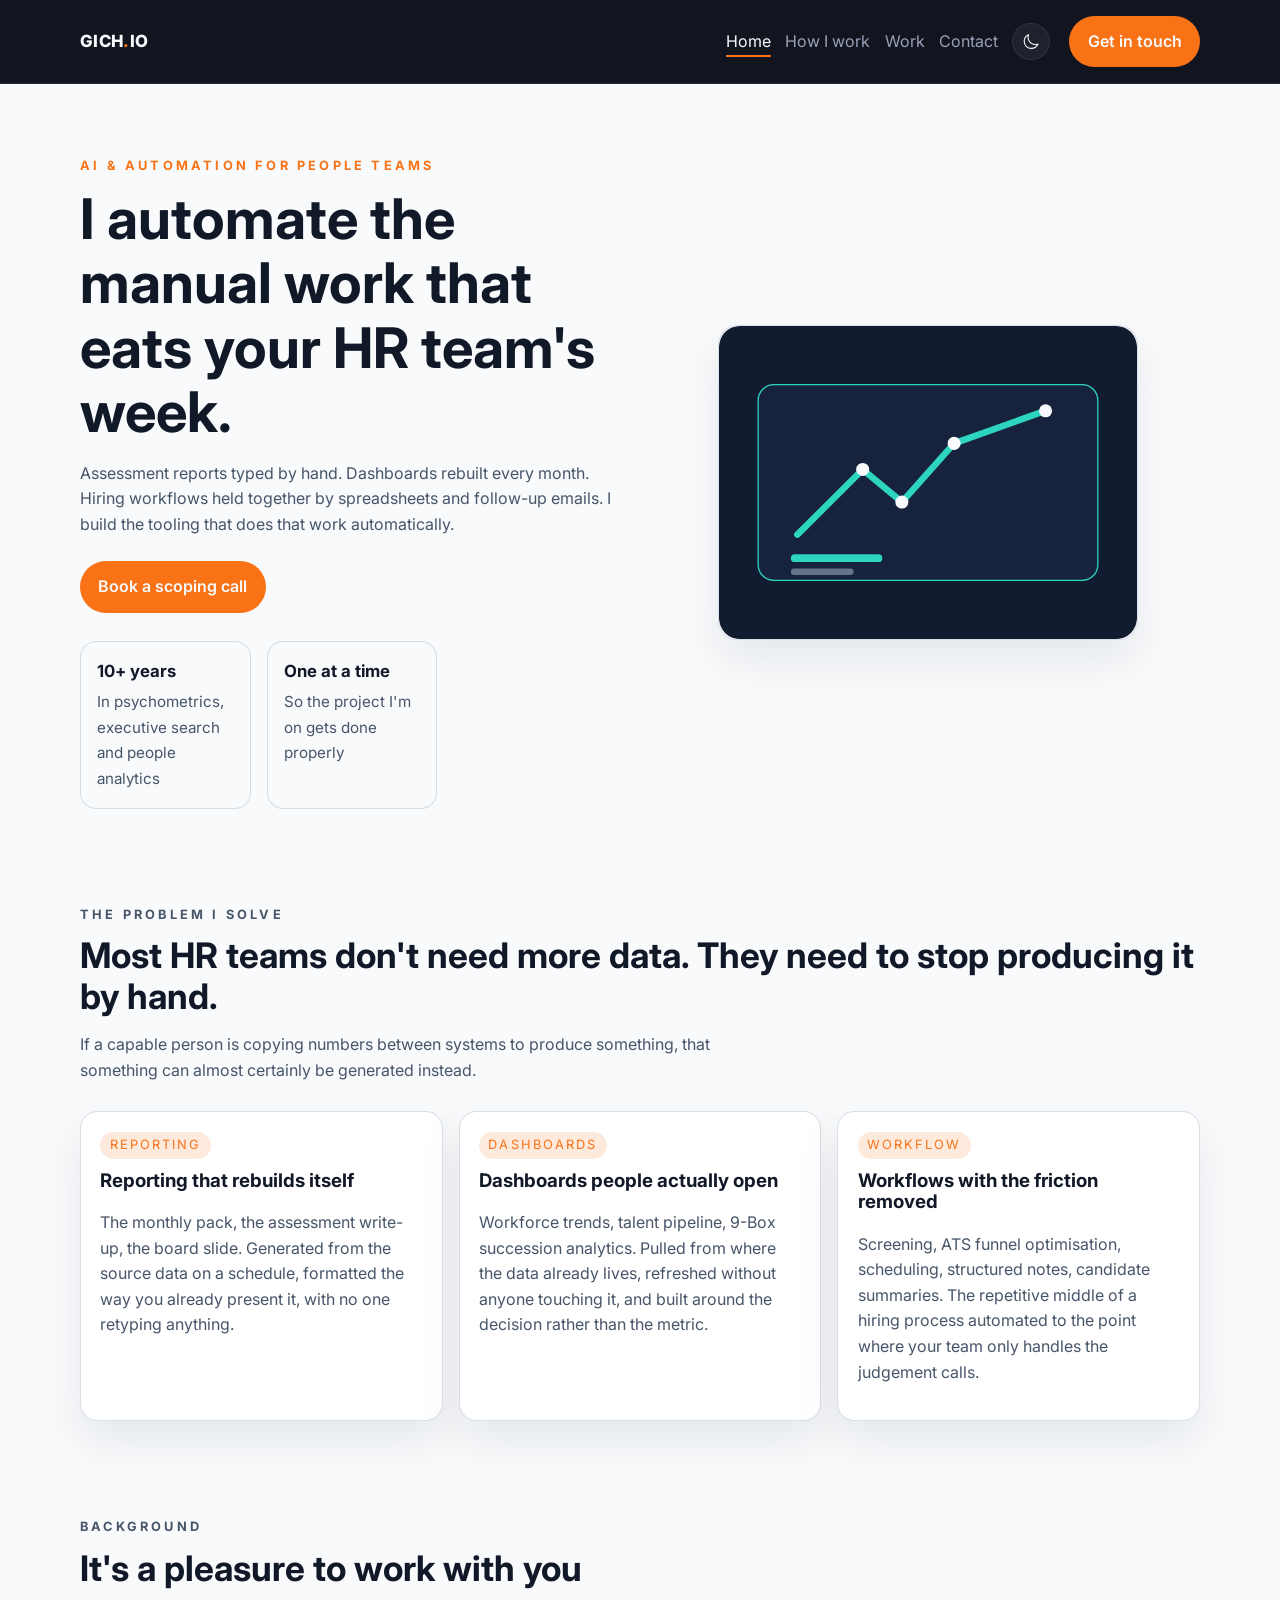
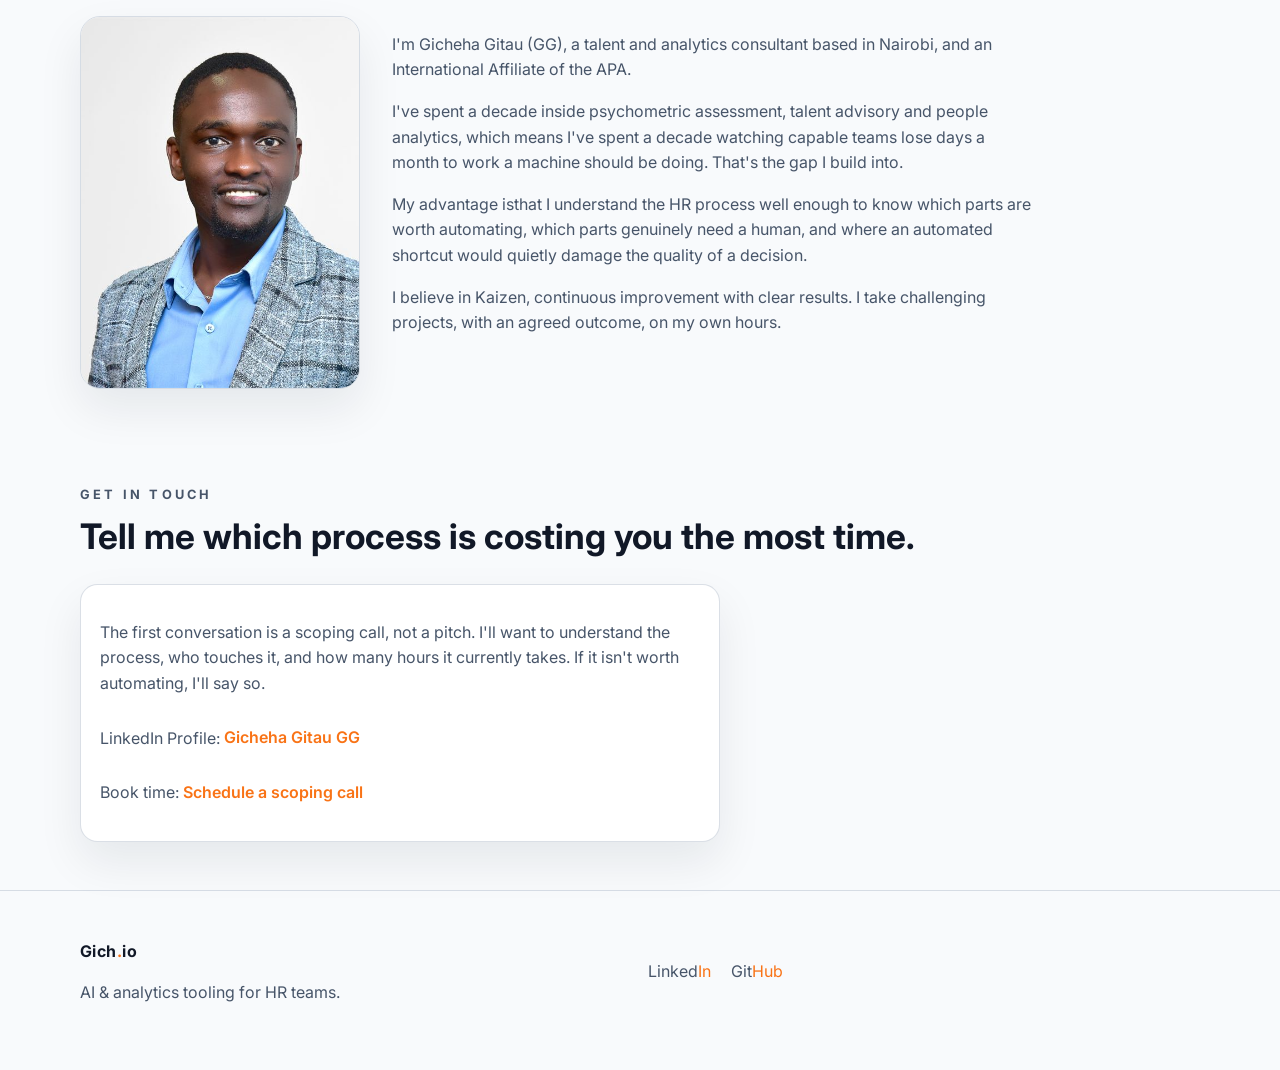
<file: index.html>
<!DOCTYPE html>
<html lang="en-GB">
<head>
<meta charset="UTF-8" />
<meta name="viewport" content="width=device-width, initial-scale=1.0" />
<!-- Deliberately not indexed. Credibility page sent to people, not a shopfront to be found. -->
<meta name="robots" content="noindex, nofollow" />
<title>Gich Gitau — AI &amp; analytics tooling for HR</title>
<meta name="description" content="I build AI and analytics tooling that automates HR's manual work — assessment reporting, dashboards, and hiring workflows." />
<link rel="stylesheet" href="css/style.css" />
<script src="js/main.js"></script>
</head>
<body>
<a class="skip-link" href="#main">Skip to content</a>

<header class="site-header">
  <div class="container nav-bar">
    <a class="brand" href="index.html"><span class="brand-primary">Gich</span><span class="brand-accent">.</span><span class="brand-primary">io</span></a>
    <nav aria-label="Primary">
      <ul class="nav-list">
        <li><a href="index.html" aria-current="page">Home</a></li>
        <li><a href="services.html">How I work</a></li>
        <li><a href="portfolio.html">Work</a></li>
        <li><a href="#contact">Contact</a></li>
        <li>
          <button class="theme-toggle" id="themeToggle" type="button" aria-label="Toggle dark mode">
            <svg class="icon-sun" xmlns="http://www.w3.org/2000/svg" fill="none" viewBox="0 0 24 24" stroke-width="1.5" stroke="currentColor"><path stroke-linecap="round" stroke-linejoin="round" d="M12 3v2.25M12 18.75V21m8.25-9H18.75M5.25 12H3m15.364-6.364-1.591 1.591M6.227 17.773l-1.59 1.59M18.364 18.364l-1.591-1.591M6.227 6.227 4.636 4.636M12 8.25a3.75 3.75 0 1 0 0 7.5 3.75 3.75 0 0 0 0-7.5z"/></svg>
            <svg class="icon-moon" xmlns="http://www.w3.org/2000/svg" fill="none" viewBox="0 0 24 24" stroke-width="1.5" stroke="currentColor"><path stroke-linecap="round" stroke-linejoin="round" d="M21.752 15.002A9.72 9.72 0 0 1 18 15.75c-5.385 0-9.75-4.365-9.75-9.75 0-1.33.266-2.597.748-3.752A9.753 9.753 0 0 0 3 11.25C3 16.635 7.365 21 12.75 21a9.753 9.753 0 0 0 9.002-5.998z"/></svg>
          </button>
        </li>
        <li class="nav-cta"><a class="button primary" href="#contact">Get in touch</a></li>
      </ul>
    </nav>
  </div>
</header>

<main id="main">

  <section class="hero">
    <div class="container hero-grid">
      <div>
        <p class="eyebrow">AI &amp; automation for people teams</p>
        <h1>I automate the manual work that eats your HR team's week.</h1>
        <p class="hero-copy">
          Assessment reports typed by hand. Dashboards rebuilt every month. Hiring workflows held
          together by spreadsheets and follow-up emails. I build the tooling that does that work
          automatically.
        </p>
        <div class="hero-actions">
          <a class="button primary" href="#contact">Book a scoping call</a>
        </div>
        <ul class="stats">
          <li><strong>10+ years</strong><span>In psychometrics, executive search and people analytics</span></li>
          <li><strong>One at a time</strong><span>So the project I'm on gets done properly</span></li>
        </ul>
      </div>
      <div class="hero-art">
        <img src="assets/hero-illustration.svg" alt="" />
      </div>
    </div>
  </section>

  <section class="section" id="problem">
    <div class="container">
      <div class="section-heading">
        <p class="eyebrow">The problem I solve</p>
        <h2>Most HR teams don't need more data. They need to stop producing it by hand.</h2>
        <p>
          If a capable person is copying numbers between systems to produce something, that
          something can almost certainly be generated instead.
        </p>
      </div>
      <div class="card-grid">
        <article class="card">
          <span class="pill">Reporting</span>
          <h3>Reporting that rebuilds itself</h3>
          <p>
            The monthly pack, the assessment write-up, the board slide. Generated from the source
            data on a schedule, formatted the way you already present it, with no one retyping
            anything.
          </p>
        </article>
        <article class="card">
          <span class="pill">Dashboards</span>
          <h3>Dashboards people actually open</h3>
          <p>
            Workforce trends, talent pipeline, 9-Box succession analytics. Pulled from where the data already
            lives, refreshed without anyone touching it, and built around the decision rather than
            the metric.
          </p>
        </article>
        <article class="card">
          <span class="pill">Workflow</span>
          <h3>Workflows with the friction removed</h3>
          <p>
            Screening, ATS funnel optimisation, scheduling, structured notes, candidate summaries. The repetitive middle of
            a hiring process automated to the point where your team only handles the judgement
            calls.
          </p>
        </article>
      </div>
    </div>
  </section>

  <section class="section" id="about">
    <div class="container">
      <div class="section-heading">
        <p class="eyebrow">Background</p>
        <h2>It's a pleasure to work with you</h2>
      </div>
      <div class="about-grid">
        <div class="about-photo">
          <img src="assets/gich-gitau.jpg" alt="Portrait of Gicheha Gitau" />
        </div>
        <div>
          <p class="hero-copy">
            I'm Gicheha Gitau (GG), a talent and analytics consultant based in Nairobi, and an
            International Affiliate of the APA.
          </p>
          <p class="hero-copy">
            I've spent a decade inside psychometric assessment, talent advisory and people
            analytics, which means I've spent a decade watching capable teams lose days a month to
            work a machine should be doing. That's the gap I build into.
          </p>
          <p class="hero-copy">
            My advantage isthat I understand the HR process well enough to know which parts are worth automating, which parts genuinely need a human,
            and where an automated shortcut would quietly damage the quality of a decision.
          </p>
          <p class="hero-copy">
            I believe in Kaizen, continuous improvement with clear results. I take challenging projects, with an agreed outcome, on my own hours.
          </p>
        </div>
      </div>
    </div>
  </section>

  <section class="section" id="contact">
    <div class="container">
      <div class="section-heading">
        <p class="eyebrow">Get In touch</p>
        <h2>Tell me which process is costing you the most time.</h2>
      </div>
      <div class="card contact-content">
        <p class="contact-detail">
          The first conversation is a scoping call, not a pitch. I'll want to understand the
          process, who touches it, and how many hours it currently takes. If it isn't worth
          automating, I'll say so.
        </p>
        <p class="contact-detail">
          LinkedIn Profile: <a href="https://www.linkedin.com/in/gichehagitau">Gicheha Gitau GG</a>
        </p>
        <p class="contact-detail">
          Book time: <a href="https://calendar.app.google/Mo9pZjkZ5yw6sfVb6">Schedule a scoping call</a>
        </p>
      </div>
    </div>
  </section>

</main>

<footer class="site-footer">
  <div class="container footer-layout">
    <div>
      <p class="brand">Gich<span class="brand-accent">.</span>io</p>
      <p class="contact-detail">AI &amp; analytics tooling for HR teams.</p>
    </div>
    <div>
      <a class="muted-link" href="https://www.linkedin.com/in/gichehagitau">Linked<span class="brand-accent">In</span></a>
      <a class="muted-link" href="https://github.com/gichgg">Git<span class="brand-accent">Hub</span></a>
      
    </div>
  </div>
</footer>

</body>
</html>
</file>
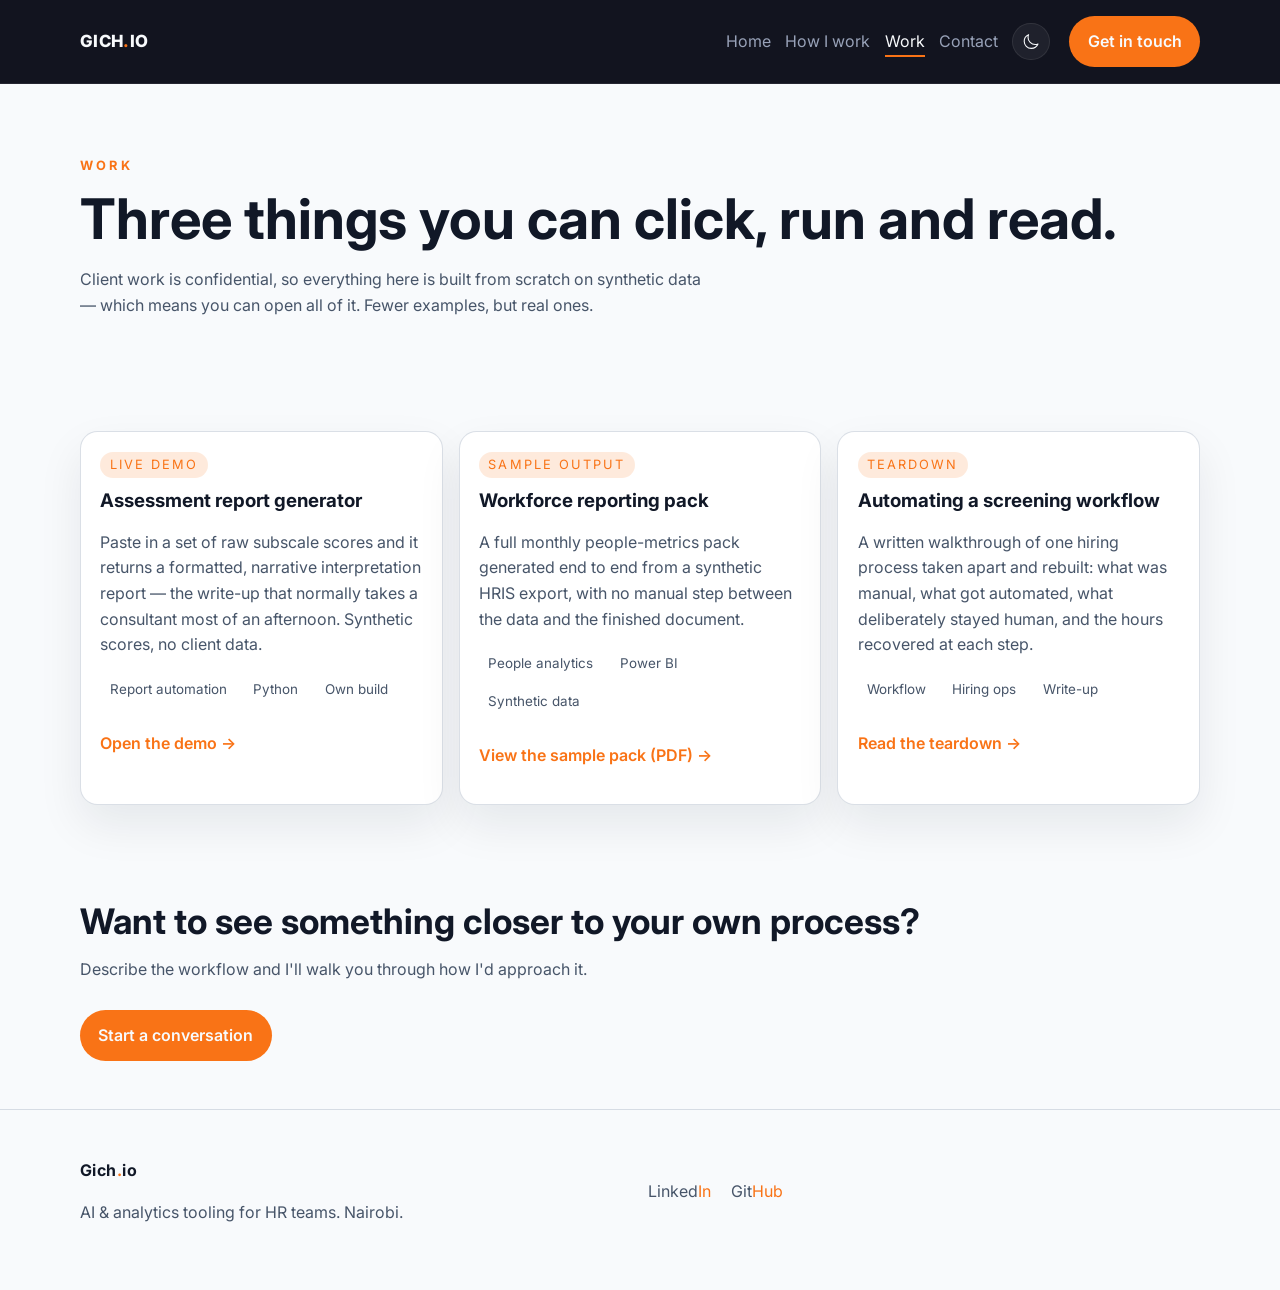
<file: portfolio.html>
<!DOCTYPE html>
<html lang="en-GB">
<head>
<meta charset="UTF-8" />
<meta name="viewport" content="width=device-width, initial-scale=1.0" />
<meta name="robots" content="noindex, nofollow" />
<title>Work | Gich Gitau</title>
<meta name="description" content="Three demonstrations of automated HR reporting, analytics and workflow tooling." />
<link rel="stylesheet" href="css/style.css" />
<script src="js/main.js"></script>
</head>
<body>
<a class="skip-link" href="#main">Skip to content</a>

<!--
  ============================================================================
  READ THIS BEFORE PUBLISHING.

  These three cards are SLOTS, not finished work. Each needs a real, clickable
  artefact built on your own time, with synthetic data and zero CC IP.
  Replace the placeholder href and the italic note with the live URL and the
  real before/after number.

  Do not publish this page until at least ONE slot is genuinely live.
  A page of promises is worse than no page — it was the main credibility
  problem with the previous version.
  ============================================================================
-->

<header class="site-header">
  <div class="container nav-bar">
    <a class="brand" href="index.html"><span class="brand-primary">Gich</span><span class="brand-accent">.</span><span class="brand-primary">io</span></a>
    <nav aria-label="Primary">
      <ul class="nav-list">
        <li><a href="index.html">Home</a></li>
        <li><a href="services.html">How I work</a></li>
        <li><a href="portfolio.html" aria-current="page">Work</a></li>
        <li><a href="index.html#contact">Contact</a></li>
        <li>
          <button class="theme-toggle" id="themeToggle" type="button" aria-label="Toggle dark mode">
            <svg class="icon-sun" xmlns="http://www.w3.org/2000/svg" fill="none" viewBox="0 0 24 24" stroke-width="1.5" stroke="currentColor"><path stroke-linecap="round" stroke-linejoin="round" d="M12 3v2.25M12 18.75V21m8.25-9H18.75M5.25 12H3m15.364-6.364-1.591 1.591M6.227 17.773l-1.59 1.59M18.364 18.364l-1.591-1.591M6.227 6.227 4.636 4.636M12 8.25a3.75 3.75 0 1 0 0 7.5 3.75 3.75 0 0 0 0-7.5z"/></svg>
            <svg class="icon-moon" xmlns="http://www.w3.org/2000/svg" fill="none" viewBox="0 0 24 24" stroke-width="1.5" stroke="currentColor"><path stroke-linecap="round" stroke-linejoin="round" d="M21.752 15.002A9.72 9.72 0 0 1 18 15.75c-5.385 0-9.75-4.365-9.75-9.75 0-1.33.266-2.597.748-3.752A9.753 9.753 0 0 0 3 11.25C3 16.635 7.365 21 12.75 21a9.753 9.753 0 0 0 9.002-5.998z"/></svg>
          </button>
        </li>
        <li class="nav-cta"><a class="button primary" href="index.html#contact">Get in touch</a></li>
      </ul>
    </nav>
  </div>
</header>

<main id="main">

  <section class="hero">
    <div class="container">
      <p class="eyebrow">Work</p>
      <h1>Three things you can click, run and read.</h1>
      <p class="hero-copy">
        Client work is confidential, so everything here is built from scratch on synthetic data —
        which means you can open all of it. Fewer examples, but real ones.
      </p>
    </div>
  </section>

  <section class="section">
    <div class="container">
      <div class="card-grid">

        <!-- SLOT 1 — the clickable demo. Replace href with the live demo URL. -->
        <article class="card">
          <span class="pill">Live demo</span>
          <h3>Assessment report generator</h3>
          <p>
            Paste in a set of raw subscale scores and it returns a formatted, narrative
            interpretation report — the write-up that normally takes a consultant most of an
            afternoon. Synthetic scores, no client data.
          </p>
          <div class="tag-list">
            <span>Report automation</span>
            <span>Python</span>
            <span>Own build</span>
          </div>
          <a href="#">Open the demo →</a>

        </article>

        <!-- SLOT 2 — the anonymised sample output. Replace href with the PDF. -->
        <article class="card">
          <span class="pill">Sample output</span>
          <h3>Workforce reporting pack</h3>
          <p>
            A full monthly people-metrics pack generated end to end from a synthetic HRIS export, with no manual step
            between the data and the finished document.
          </p>
          <div class="tag-list">
            <span>People analytics</span>
            <span>Power BI</span>
            <span>Synthetic data</span>
          </div>
          <a href="#">View the sample pack (PDF) →</a>
          <p class="contact-detail">
    
        </article>

        <!-- SLOT 3 — the written teardown. Replace href with the post. -->
        <article class="card">
          <span class="pill">Teardown</span>
          <h3>Automating a screening workflow</h3>
          <p>
            A written walkthrough of one hiring process taken apart and rebuilt: what was manual,
            what got automated, what deliberately stayed human, and the hours recovered at each
            step.
          </p>
          <div class="tag-list">
            <span>Workflow</span>
            <span>Hiring ops</span>
            <span>Write-up</span>
          </div>
          <a href="#">Read the teardown →</a>
          <p class="contact-detail">

        </article>

      </div>
    </div>
  </section>

  <section class="section">
    <div class="container">
      <div class="section-heading">
        <h2>Want to see something closer to your own process?</h2>
        <p>
          Describe the workflow and I'll walk you through how I'd approach it.
        </p>
      </div>
      <a class="button primary" href="index.html#contact">Start a conversation</a>
    </div>
  </section>

</main>

<footer class="site-footer">
  <div class="container footer-layout">
    <div>
      <p class="brand">Gich<span class="brand-accent">.</span>io</p>
      <p class="contact-detail">AI &amp; analytics tooling for HR teams. Nairobi.</p>
    </div>
    <div>
     <a class="muted-link" href="https://www.linkedin.com/in/gichehagitau">Linked<span class="brand-accent">In</span></a>
      <a class="muted-link" href="https://github.com/gichgg">Git<span class="brand-accent">Hub</span></a>
    </div>
  </div>
</footer>

</body>
</html>
</file>
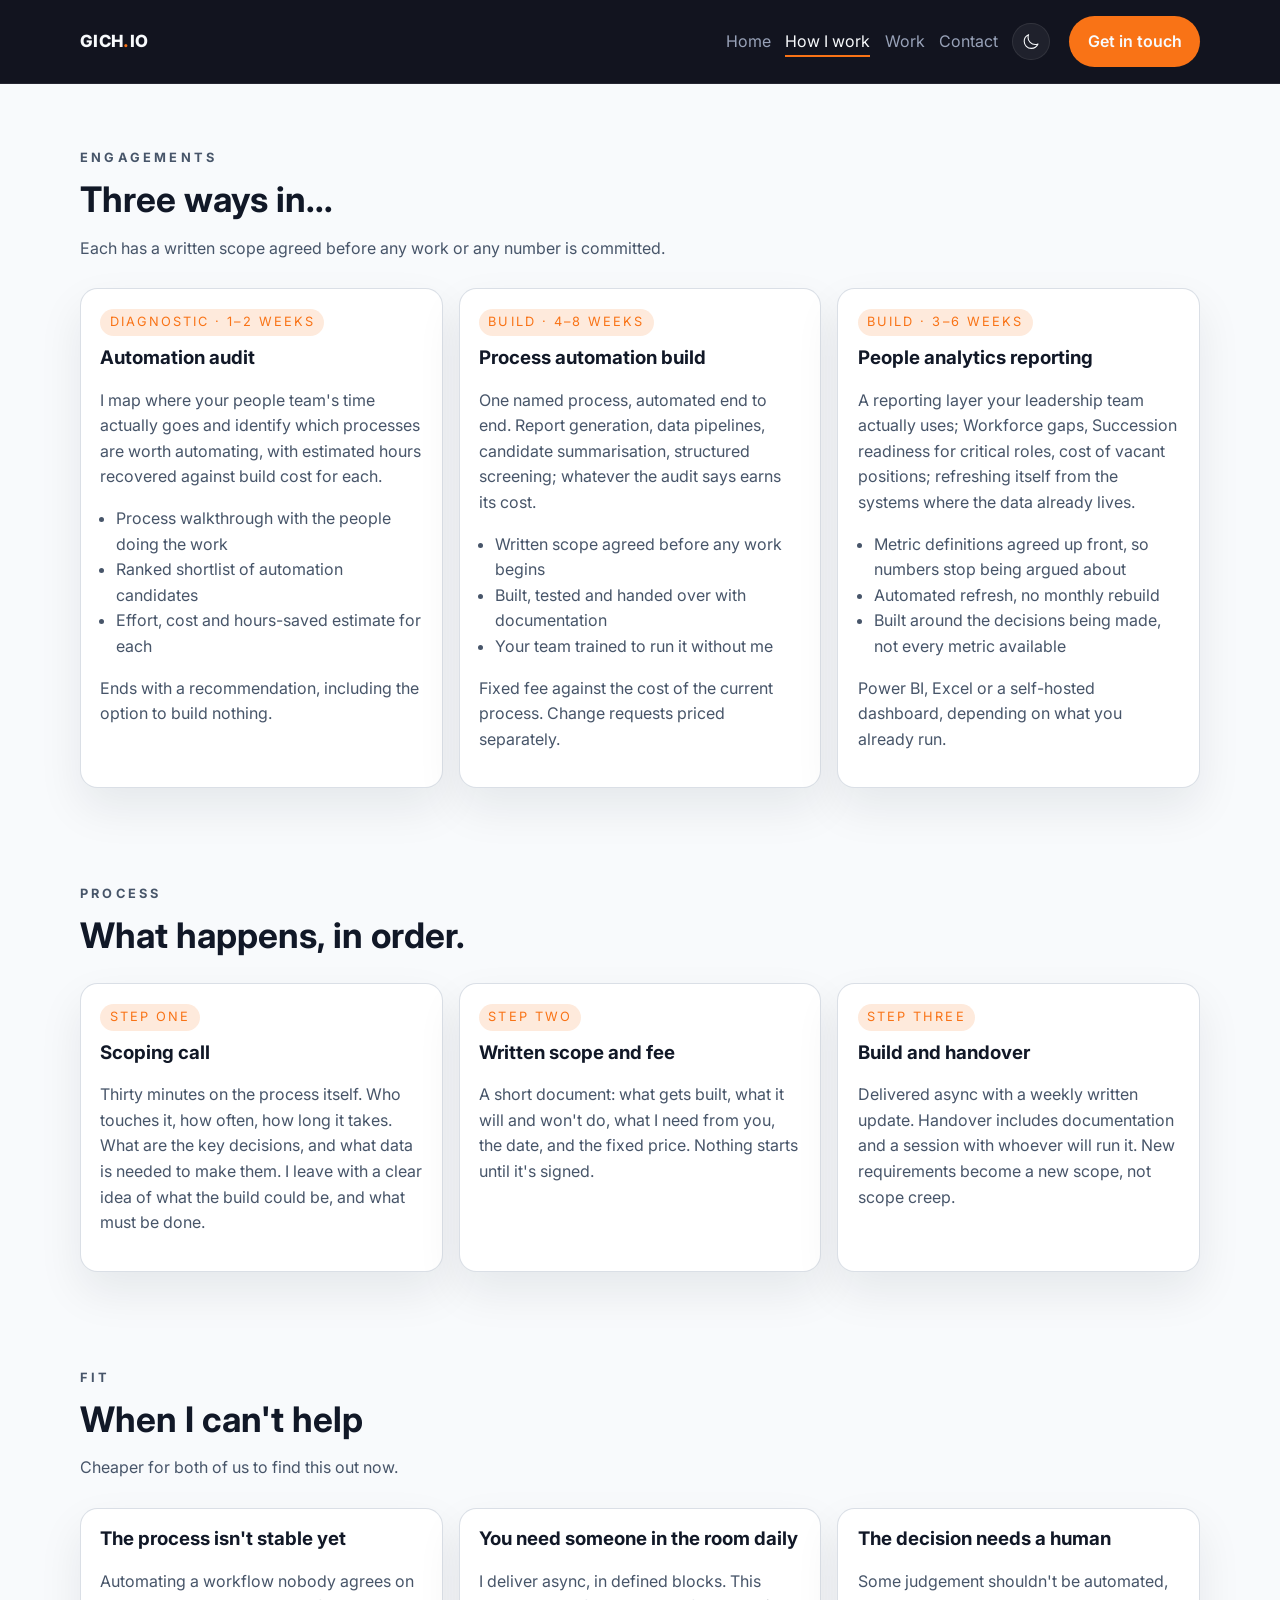
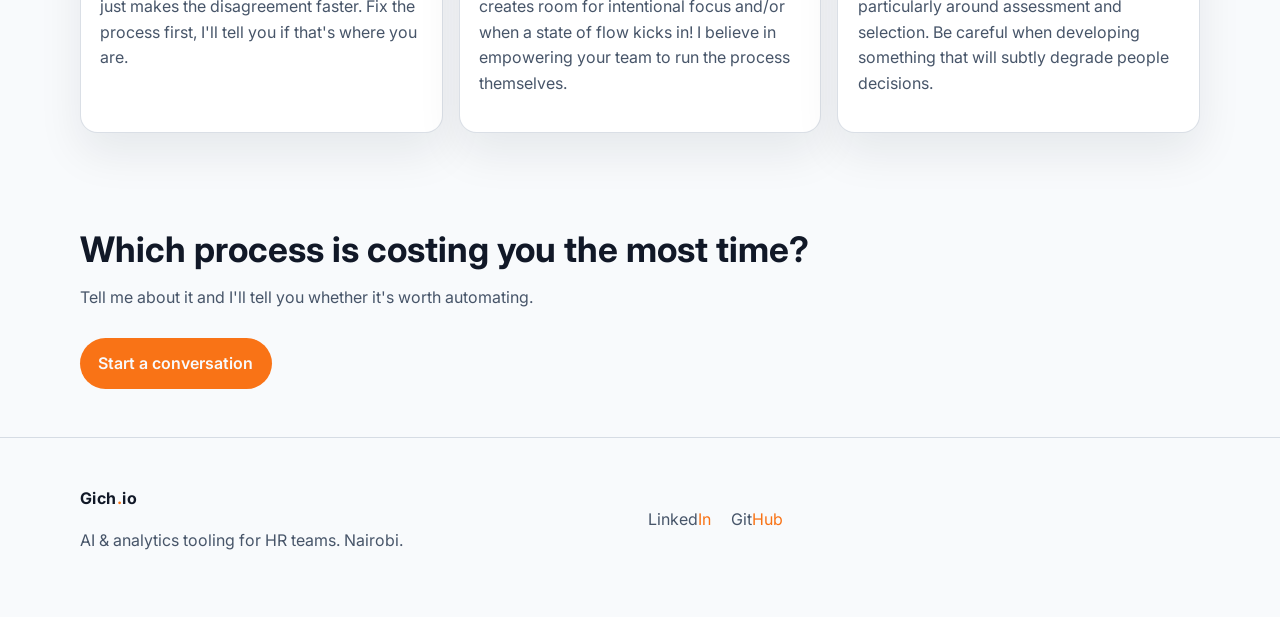
<file: services.html>
<!DOCTYPE html>
<html lang="en-GB">
<head>
<meta charset="UTF-8" />
<meta name="viewport" content="width=device-width, initial-scale=1.0" />
<meta name="robots" content="noindex, nofollow" />
<title>How I work | Gich Gitau</title>
<meta name="description" content="Fixed-fee, fixed-scope automation and analytics projects for HR teams." />
<link rel="stylesheet" href="css/style.css" />
<script src="js/main.js"></script>
</head>
<body>
<a class="skip-link" href="#main">Skip to content</a>

<header class="site-header">
  <div class="container nav-bar">
    <a class="brand" href="index.html"><span class="brand-primary">Gich</span><span class="brand-accent">.</span><span class="brand-primary">io</span></a>
    <nav aria-label="Primary">
      <ul class="nav-list">
        <li><a href="index.html">Home</a></li>
        <li><a href="services.html" aria-current="page">How I work</a></li>
        <li><a href="portfolio.html">Work</a></li>
        <li><a href="index.html#contact">Contact</a></li>
        <li>
          <button class="theme-toggle" id="themeToggle" type="button" aria-label="Toggle dark mode">
            <svg class="icon-sun" xmlns="http://www.w3.org/2000/svg" fill="none" viewBox="0 0 24 24" stroke-width="1.5" stroke="currentColor"><path stroke-linecap="round" stroke-linejoin="round" d="M12 3v2.25M12 18.75V21m8.25-9H18.75M5.25 12H3m15.364-6.364-1.591 1.591M6.227 17.773l-1.59 1.59M18.364 18.364l-1.591-1.591M6.227 6.227 4.636 4.636M12 8.25a3.75 3.75 0 1 0 0 7.5 3.75 3.75 0 0 0 0-7.5z"/></svg>
            <svg class="icon-moon" xmlns="http://www.w3.org/2000/svg" fill="none" viewBox="0 0 24 24" stroke-width="1.5" stroke="currentColor"><path stroke-linecap="round" stroke-linejoin="round" d="M21.752 15.002A9.72 9.72 0 0 1 18 15.75c-5.385 0-9.75-4.365-9.75-9.75 0-1.33.266-2.597.748-3.752A9.753 9.753 0 0 0 3 11.25C3 16.635 7.365 21 12.75 21a9.753 9.753 0 0 0 9.002-5.998z"/></svg>
          </button>
        </li>
        <li class="nav-cta"><a class="button primary" href="index.html#contact">Get in touch</a></li>
      </ul>
    </nav>
  </div>
</header>

<main id="main">

  <section class="section" style="padding-top: 4rem;">
    <div class="container">
      <div class="section-heading">
        <p class="eyebrow">Engagements</p>
        <h2>Three ways in...</h2>
        <p>Each has a written scope agreed before any work or any number is committed.</p>
      </div>
      <div class="card-grid">

        <article class="card">
          <span class="pill">Diagnostic · 1–2 weeks</span>
          <h3>Automation audit</h3>
          <p>
            I map where your people team's time actually goes and identify which processes are
            worth automating, with estimated hours recovered against build cost for each.
          </p>
          <ul>
            <li>Process walkthrough with the people doing the work</li>
            <li>Ranked shortlist of automation candidates</li>
            <li>Effort, cost and hours-saved estimate for each</li>
          </ul>
          <p class="contact-detail">Ends with a recommendation, including the option to build nothing.</p>
        </article>

        <article class="card">
          <span class="pill">Build · 4–8 weeks</span>
          <h3>Process automation build</h3>
          <p>
            One named process, automated end to end. Report generation, data pipelines, candidate
            summarisation, structured screening; whatever the audit says earns its cost.
          </p>
          <ul>
            <li>Written scope agreed before any work begins</li>
            <li>Built, tested and handed over with documentation</li>
            <li>Your team trained to run it without me</li>
          </ul>
          <p class="contact-detail">Fixed fee against the cost of the current process. Change requests priced separately.</p>
        </article>

        <article class="card">
          <span class="pill">Build · 3–6 weeks</span>
          <h3>People analytics reporting</h3>
          <p>
            A reporting layer your leadership team actually uses; Workforce gaps, Succession readiness for critical roles,
            cost of vacant positions;  refreshing itself from the systems where the data already lives.
          </p>
          <ul>
            <li>Metric definitions agreed up front, so numbers stop being argued about</li>
            <li>Automated refresh, no monthly rebuild</li>
            <li>Built around the decisions being made, not every metric available</li>
          </ul>
          <p class="contact-detail">Power BI, Excel or a self-hosted dashboard, depending on what you already run.</p>
        </article>

      </div>
    </div>
  </section>

  <section class="section">
    <div class="container">
      <div class="section-heading">
        <p class="eyebrow">Process</p>
        <h2>What happens, in order.</h2>
      </div>
      <div class="card-grid">
        <article class="card">
          <span class="pill">Step one</span>
          <h3>Scoping call</h3>
          <p>
            Thirty minutes on the process itself. Who touches it, how often, how long it takes.
            What are the key decisions, and what data is needed to make them. I leave with a clear idea of what
            the build could be, and what must be done.
          </p>
        </article>
        <article class="card">
          <span class="pill">Step two</span>
          <h3>Written scope and fee</h3>
          <p>
            A short document: what gets built, what it will and won't do, what I need from you, the
            date, and the fixed price. Nothing starts until it's signed.
          </p>
        </article>
        <article class="card">
          <span class="pill">Step three</span>
          <h3>Build and handover</h3>
          <p>
            Delivered async with a weekly written update. Handover includes documentation and a
            session with whoever will run it. New requirements become a new scope, not scope creep.
          </p>
        </article>
      </div>
    </div>
  </section>

  <section class="section">
    <div class="container">
      <div class="section-heading">
        <p class="eyebrow">Fit</p>
        <h2>When I can't help</h2>
        <p>Cheaper for both of us to find this out now.</p>
      </div>
      <div class="card-grid">
        <article class="card">
          <h3>The process isn't stable yet</h3>
          <p>
            Automating a workflow nobody agrees on just makes the disagreement faster. Fix the
            process first, I'll tell you if that's where you are.
          </p>
        </article>
        <article class="card">
          <h3>You need someone in the room daily</h3>
          <p>
            I deliver async, in defined blocks. This creates room for intentional focus and/or when a state of flow kicks in! I believe in empowering your team to run the process themselves.
          </p>
        </article>
        <article class="card">
          <h3>The decision needs a human</h3>
          <p>
            Some judgement shouldn't be automated, particularly around assessment and selection.
            Be careful when developing something that will subtly degrade people decisions.
          </p>
        </article>
      </div>
    </div>
  </section>

  <section class="section">
    <div class="container">
      <div class="section-heading">
        <h2>Which process is costing you the most time?</h2>
        <p>Tell me about it and I'll tell you whether it's worth automating.</p>
      </div>
      <a class="button primary" href="index.html#contact">Start a conversation</a>
    </div>
  </section>

</main>

<footer class="site-footer">
  <div class="container footer-layout">
    <div>
      <p class="brand">Gich<span class="brand-accent">.</span>io</p>
      <p class="contact-detail">AI &amp; analytics tooling for HR teams. Nairobi.</p>
    </div>
    <div>
      <a class="muted-link" href="https://www.linkedin.com/in/gichehagitau">Linked<span class="brand-accent">In</span></a>
      <a class="muted-link" href="https://github.com/gichgg">Git<span class="brand-accent">Hub</span></a>
    </div>
  </div>
</footer>

</body>
</html>
</file>
<file: css/style.css>
@import url('https://fonts.googleapis.com/css2?family=Inter:wght@400;500;600;700&display=swap');

:root {
  color-scheme: light;
  --bg: #f8fafc;
  --surface: #ffffff;
  --surface-strong: #f1f5f9;
  --text: #111827;
  --muted: #475569;
  --accent: #f97316;
  --accent-strong: #ea580c;
  --border: rgba(148, 163, 184, 0.35);
  --shadow: 0 20px 45px rgba(15, 23, 42, 0.08);
  --header-bg: #12141f;
  --header-border: rgba(255, 255, 255, 0.08);
  --header-text: #f8fafc;
  --header-muted: #98a2b8;
}

:root[data-theme="dark"] {
  color-scheme: dark;
  --bg: #0b0d14;
  --surface: #141824;
  --surface-strong: #1b202e;
  --text: #e5e7eb;
  --muted: #94a3b8;
  --border: rgba(148, 163, 184, 0.18);
  --shadow: 0 20px 45px rgba(0, 0, 0, 0.35);
}

* {
  box-sizing: border-box;
}

html {
  scroll-behavior: smooth;
}

body {
  margin: 0;
  font-family: Inter, "Segoe UI", Roboto, Arial, sans-serif;
  background: var(--bg);
  color: var(--text);
  line-height: 1.6;
}

a {
  color: var(--accent);
  text-decoration: none;
}

a:hover,
a:focus-visible {
  color: var(--accent-strong);
}

img {
  max-width: 100%;
  display: block;
}

button,
input,
select,
textarea {
  font: inherit;
}

.skip-link {
  position: absolute;
  left: -999px;
  top: 0;
  background: var(--accent);
  color: var(--bg);
  padding: 0.75rem 1rem;
  z-index: 100;
}

.skip-link:focus {
  left: 1rem;
  top: 1rem;
}

.container {
  width: min(1120px, calc(100% - 2rem));
  margin: 0 auto;
}

.site-header {
  position: sticky;
  top: 0;
  z-index: 20;
  background: var(--header-bg);
  border-bottom: 1px solid var(--header-border);
}

.nav-bar {
  display: flex;
  align-items: center;
  justify-content: space-between;
  padding: 1rem 0;
  gap: 1rem;
}

.brand {
  font-weight: 700;
  letter-spacing: 0.03em;
  color: var(--text);
}

.site-header .brand {
  font-weight: 800;
  text-transform: uppercase;
  letter-spacing: 0.02em;
  font-size: 1.05rem;
}

.brand-primary {
  color: var(--header-text);
}

.brand-accent {
  color: var(--accent);
}

.nav-list {
  display: flex;
  align-items: center;
  gap: 0.9rem;
  list-style: none;
  margin: 0;
  padding: 0;
  flex-wrap: wrap;
}

.nav-list a {
  color: var(--header-muted);
}

.nav-list a:hover,
.nav-list a:focus-visible,
.nav-list a[aria-current="page"] {
  color: var(--header-text);
}

.nav-list a[aria-current="page"] {
  position: relative;
}

.nav-list a[aria-current="page"]::after {
  content: "";
  position: absolute;
  left: 0;
  right: 0;
  bottom: -6px;
  height: 2px;
  background: var(--accent);
}

.theme-toggle {
  display: inline-flex;
  align-items: center;
  justify-content: center;
  width: 2.35rem;
  height: 2.35rem;
  border-radius: 999px;
  background: rgba(255, 255, 255, 0.06);
  border: 1px solid var(--header-border);
  color: var(--header-text);
  cursor: pointer;
}

.theme-toggle:hover,
.theme-toggle:focus-visible {
  background: rgba(255, 255, 255, 0.12);
}

.theme-toggle svg {
  width: 1.1rem;
  height: 1.1rem;
}

.theme-toggle .icon-sun {
  display: none;
}

:root[data-theme="dark"] .theme-toggle .icon-moon {
  display: none;
}

:root[data-theme="dark"] .theme-toggle .icon-sun {
  display: block;
}

.button {
  display: inline-flex;
  align-items: center;
  justify-content: center;
  border-radius: 999px;
  padding: 0.8rem 1.15rem;
  font-weight: 600;
  transition: transform 180ms ease, background 180ms ease;
}

.button:hover,
.button:focus-visible {
  transform: translateY(-1px);
}

.button.primary {
  background: var(--accent);
  color: var(--bg);
}

.button.primary:hover,
.button.primary:focus-visible {
  background: var(--accent-strong);
  color: var(--bg);
}

.button.secondary {
  background: var(--surface);
  border: 1px solid var(--border);
  color: var(--text);
}

.nav-cta {
  margin-left: 0.3rem;
}

.hero {
  padding: 4.5rem 0 3rem;
}

.hero-grid,
.footer-layout {
  display: grid;
  gap: 2rem;
}

.eyebrow {
  text-transform: uppercase;
  letter-spacing: 0.25em;
  color: var(--accent);
  font-size: 0.8rem;
  font-weight: 700;
  margin: 0 0 0.65rem;
}

h1,
h2,
h3 {
  line-height: 1.15;
  margin-top: 0;
}

h1 {
  font-size: clamp(2rem, 5vw, 3.5rem);
  margin-bottom: 1rem;
}

h2 {
  font-size: clamp(1.5rem, 3.4vw, 2.2rem);
  margin-bottom: 0.7rem;
}

.hero-copy,
.section-heading p,
.card p,
.contact-detail {
  color: var(--muted);
  max-width: 64ch;
}

.hero-actions {
  display: flex;
  flex-wrap: wrap;
  gap: 0.85rem;
  margin: 1.5rem 0 1.8rem;
}

.stats {
  display: grid;
  gap: 1rem;
  list-style: none;
  padding: 0;
  margin: 0;
}

.stats li {
  background: rgba(255, 255, 255, 0.03);
  border: 1px solid var(--border);
  border-radius: 1rem;
  padding: 1rem;
}

.stats strong {
  display: block;
  font-size: 1.05rem;
  margin-bottom: 0.25rem;
}

.stats span {
  color: var(--muted);
  font-size: 0.95rem;
}

.hero-art {
  display: flex;
  justify-content: center;
  align-items: center;
}

.hero-art img {
  width: min(100%, 420px);
  border-radius: 1.25rem;
  border: 1px solid var(--border);
  box-shadow: var(--shadow);
  background: #ffffff;
}

.section {
  padding: 3rem 0;
}

.about-grid {
  display: grid;
  gap: 2rem;
  align-items: start;
}

.about-photo img {
  width: min(100%, 320px);
  height: auto;
  border-radius: 1.25rem;
  border: 1px solid var(--border);
  box-shadow: var(--shadow);
  object-fit: cover;
  object-position: center 20%;
  aspect-ratio: 3 / 4;
  margin: 0 auto;
}

.section-heading {
  margin-bottom: 1.7rem;
}

.card-grid {
  display: grid;
  gap: 1rem;
}

.card {
  background: var(--surface);
  border: 1px solid var(--border);
  border-radius: 1.1rem;
  padding: 1.2rem;
  box-shadow: var(--shadow);
}

.card ul {
  padding-left: 1rem;
  color: var(--muted);
}

.card a {
  display: inline-block;
  margin-top: 0.8rem;
  font-weight: 600;
}

.pill {
  display: inline-block;
  margin-bottom: 0.7rem;
  padding: 0.2rem 0.6rem;
  border-radius: 999px;
  background: rgba(249, 115, 22, 0.15);
  color: var(--accent);
  font-size: 0.8rem;
  text-transform: uppercase;
  letter-spacing: 0.16em;
}

.pill.dev {
  background: rgba(249, 115, 22, 0.15);
  color: var(--accent);
}

.tag-list {
  display: flex;
  flex-wrap: wrap;
  gap: 0.45rem;
  margin: 0.8rem 0;
}

.tag-list span {
  background: rgba(255, 255, 255, 0.06);
  border-radius: 999px;
  padding: 0.3rem 0.6rem;
  color: var(--muted);
  font-size: 0.84rem;
}

.muted-link {
  color: var(--muted);
}

.contact-content {
  max-width: 64ch;
}

.site-footer {
  padding: 2rem 0 3rem;
  border-top: 1px solid var(--border);
}

.footer-layout {
  gap: 1rem;
}

.footer-layout a {
  display: inline-block;
  margin-right: 1rem;
  color: var(--muted);
}

@media (min-width: 768px) {
  .hero-grid,
  .footer-layout {
    grid-template-columns: repeat(2, minmax(0, 1fr));
    align-items: center;
  }

  .about-grid {
    grid-template-columns: 280px 1fr;
  }

  .card-grid {
    grid-template-columns: repeat(2, minmax(0, 1fr));
  }

  .stats {
    grid-template-columns: repeat(3, minmax(0, 1fr));
  }
}

@media (min-width: 1100px) {
  .card-grid {
    grid-template-columns: repeat(3, minmax(0, 1fr));
  }
}
</file>
